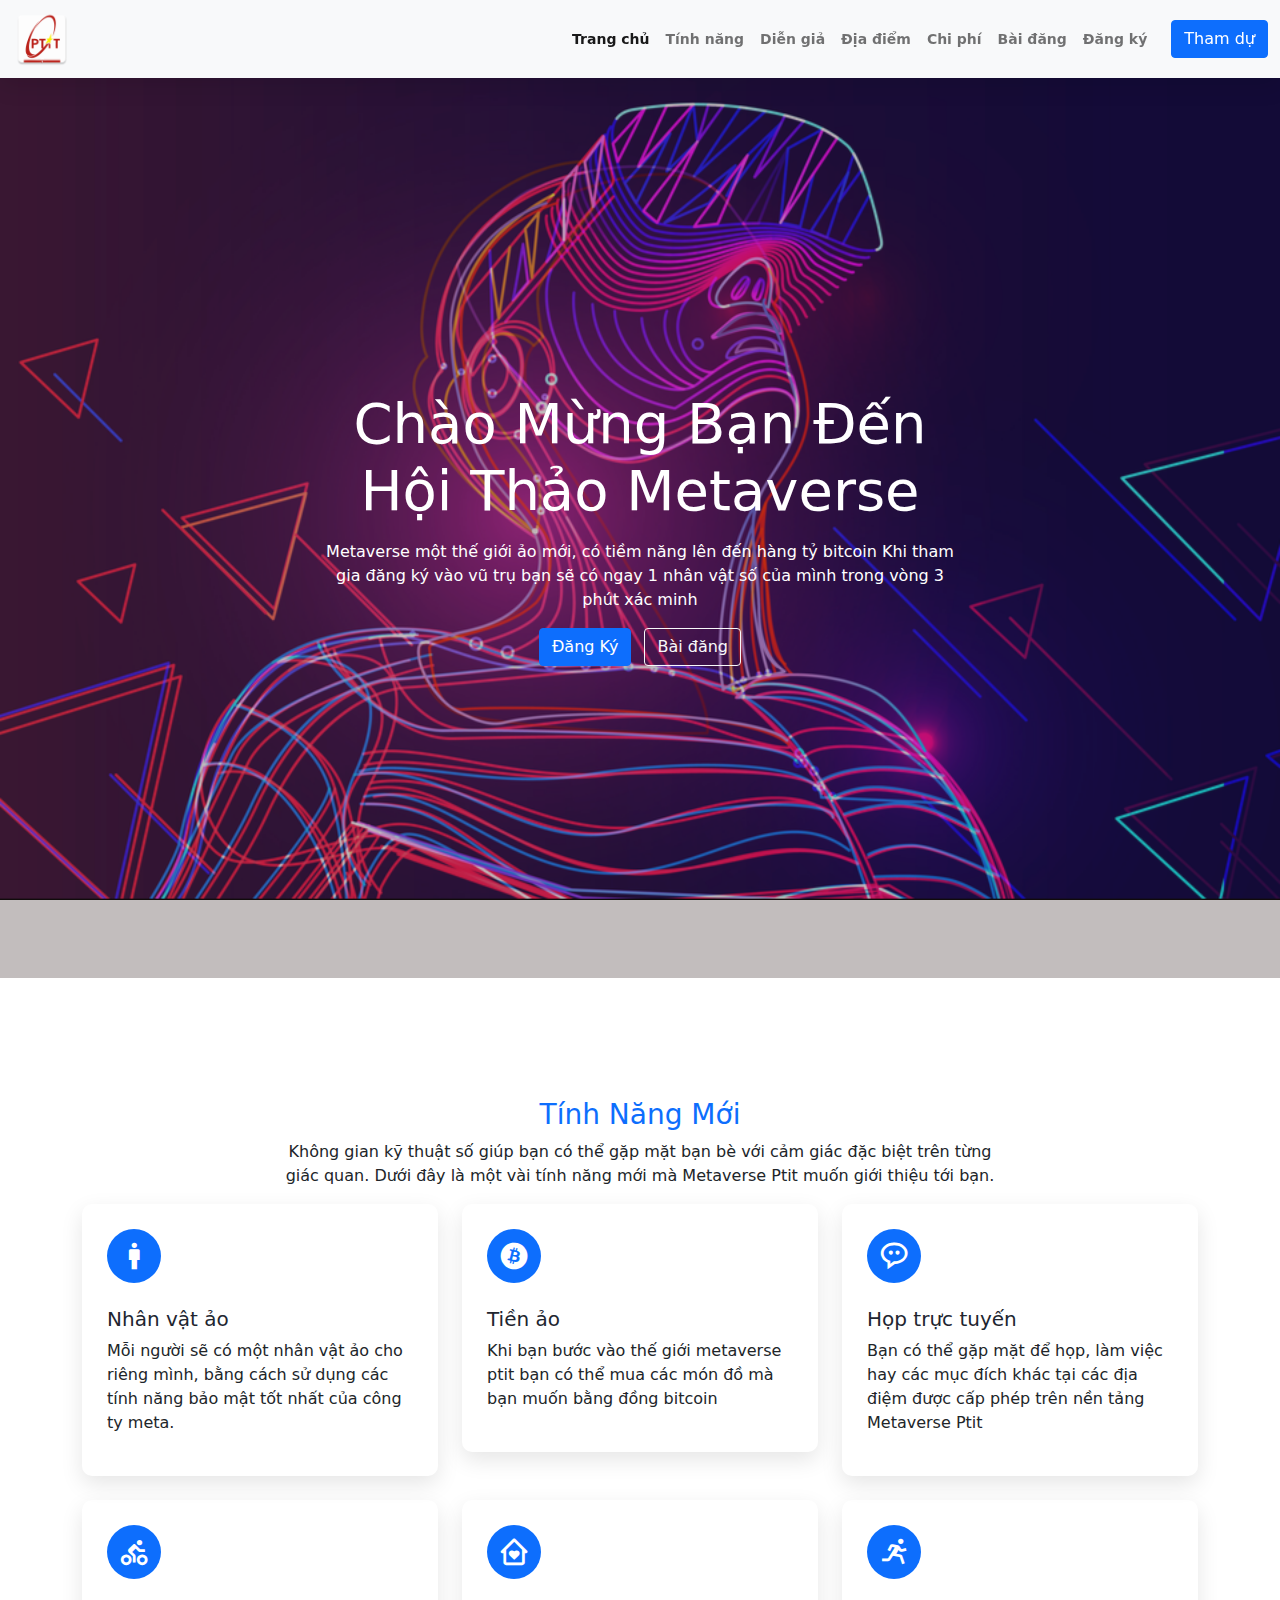
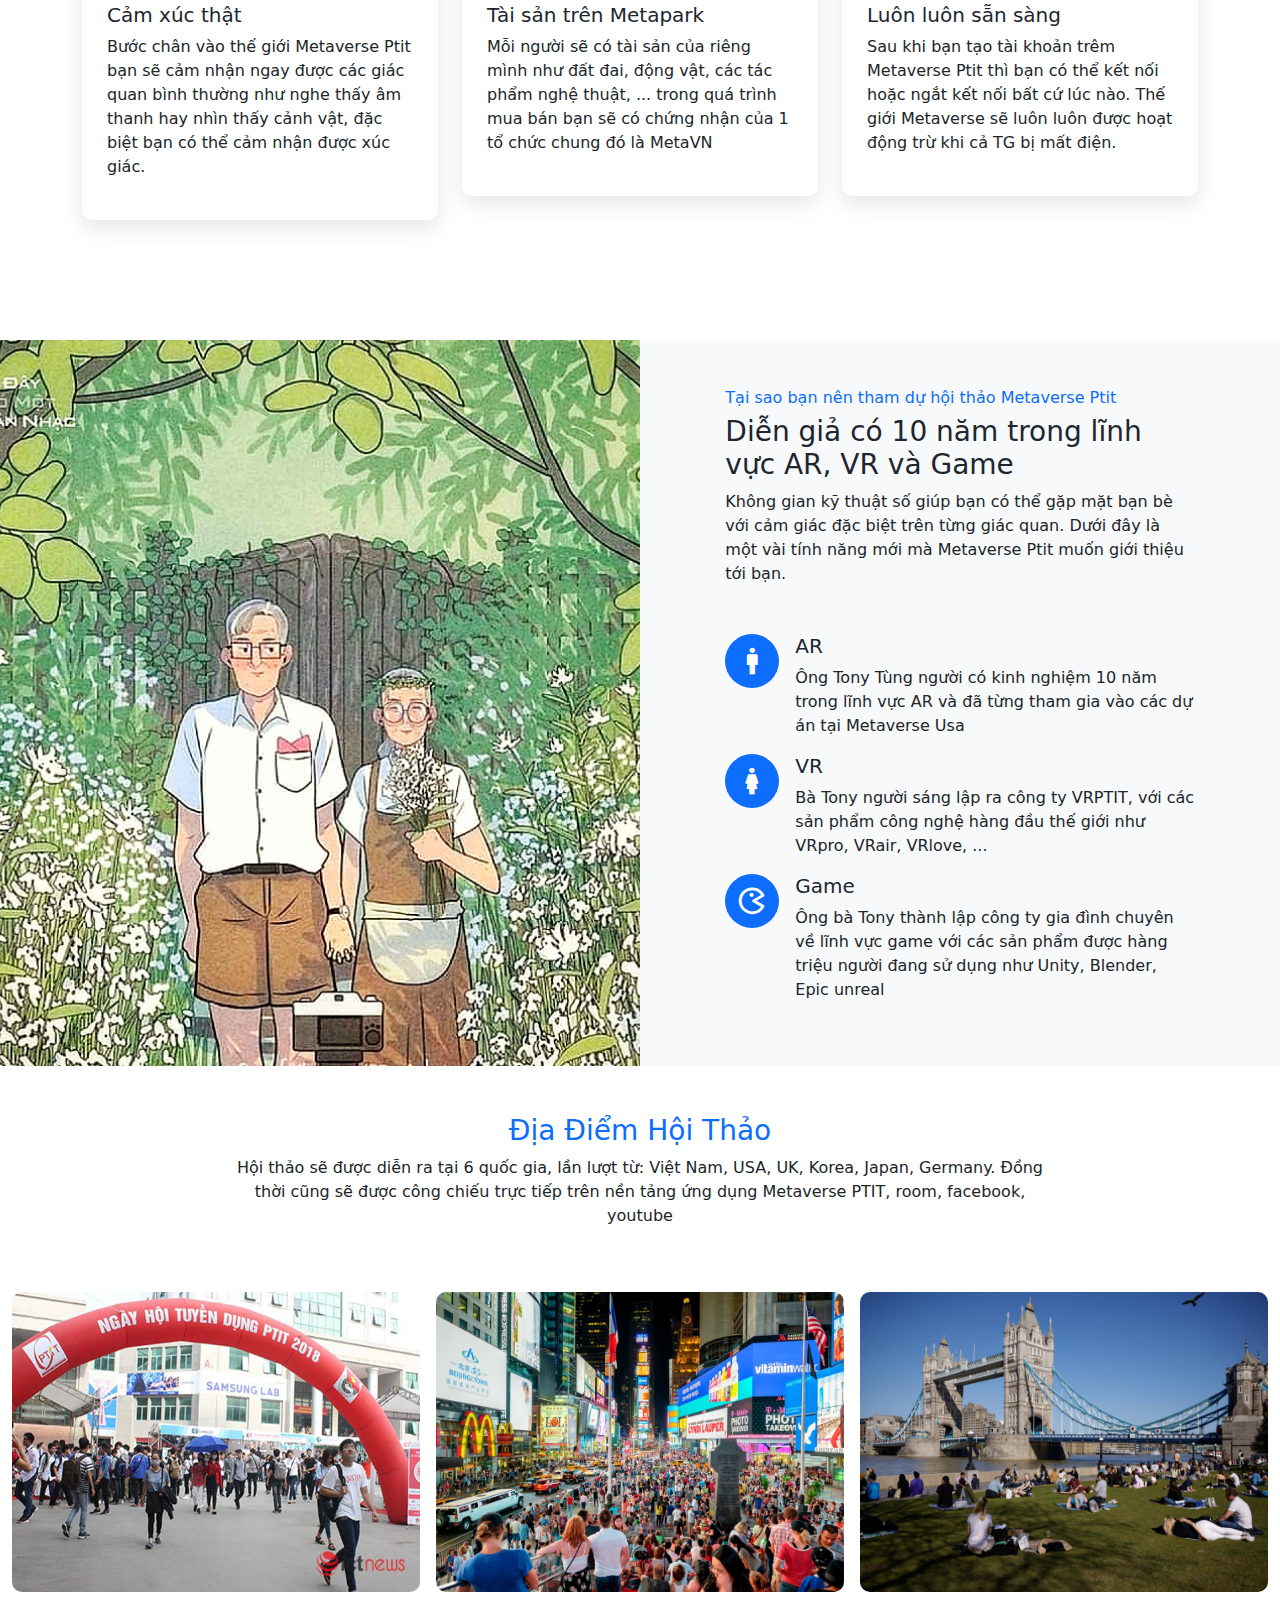
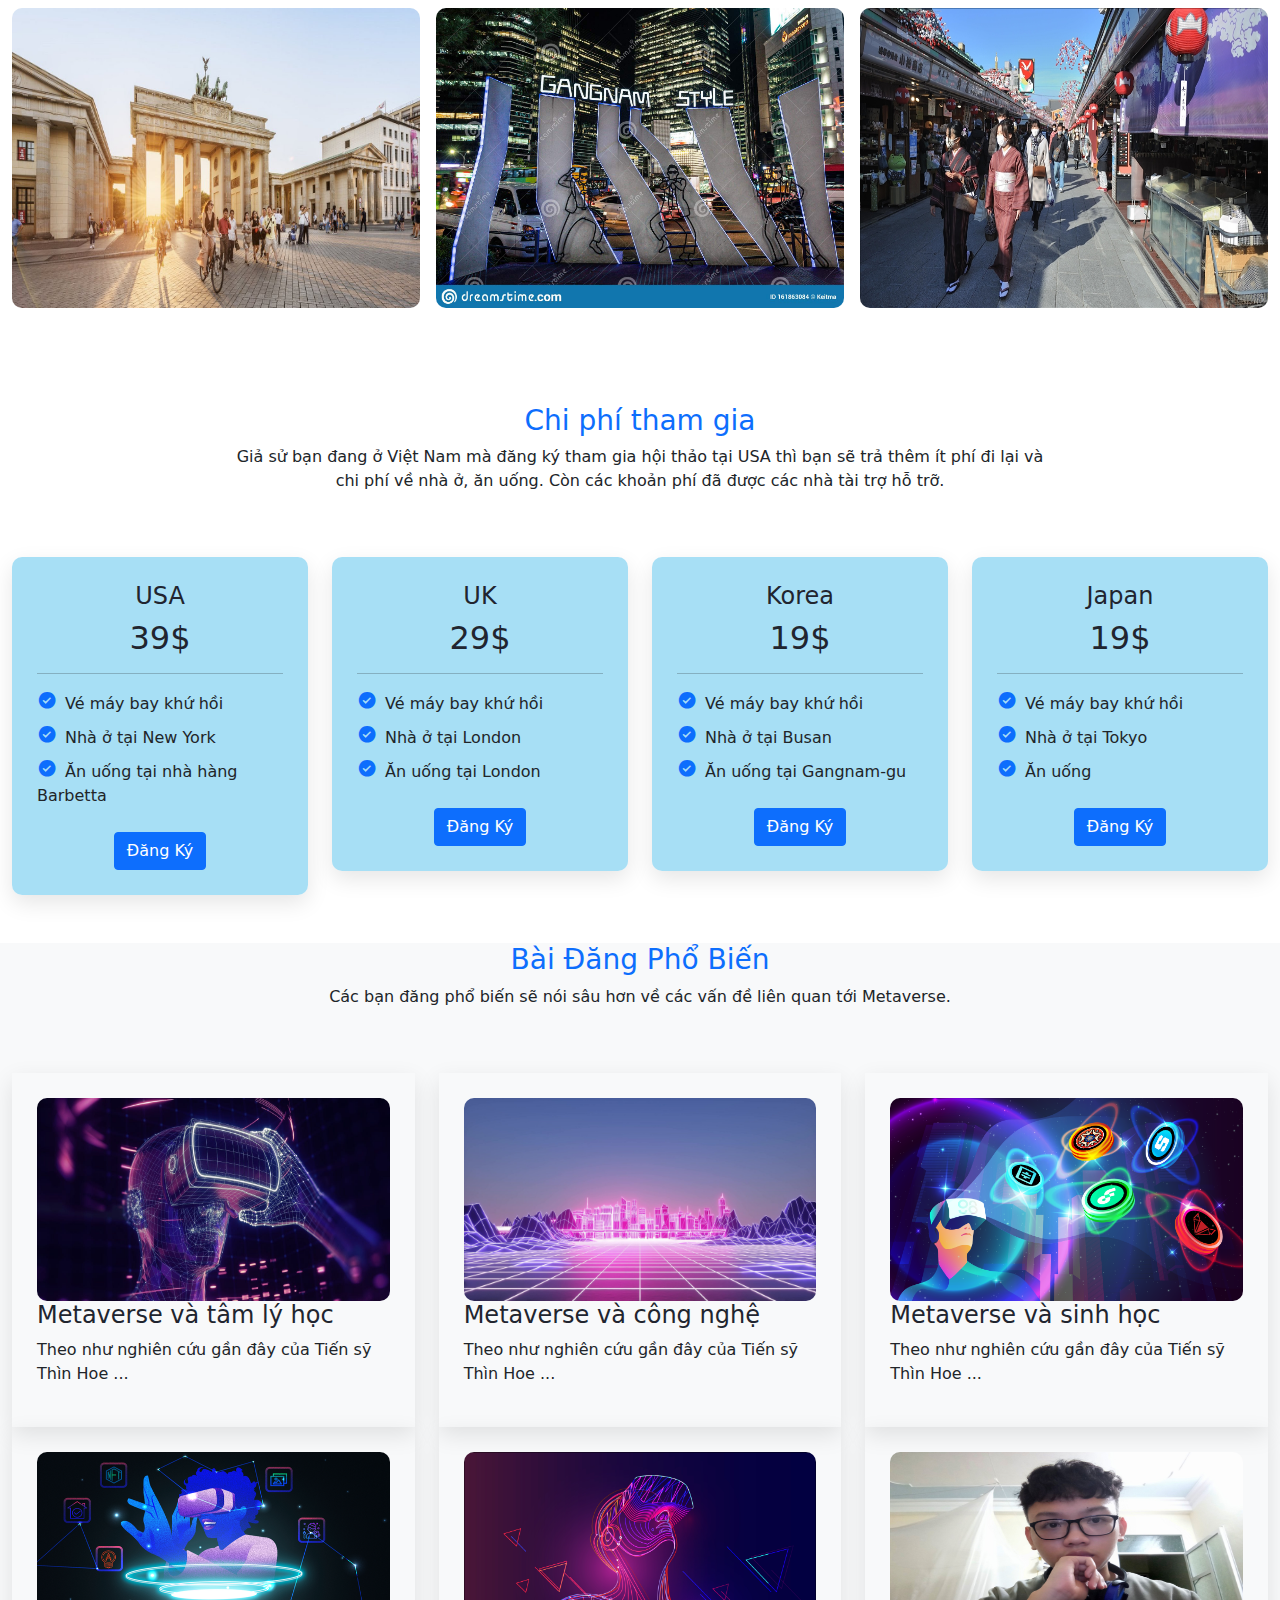
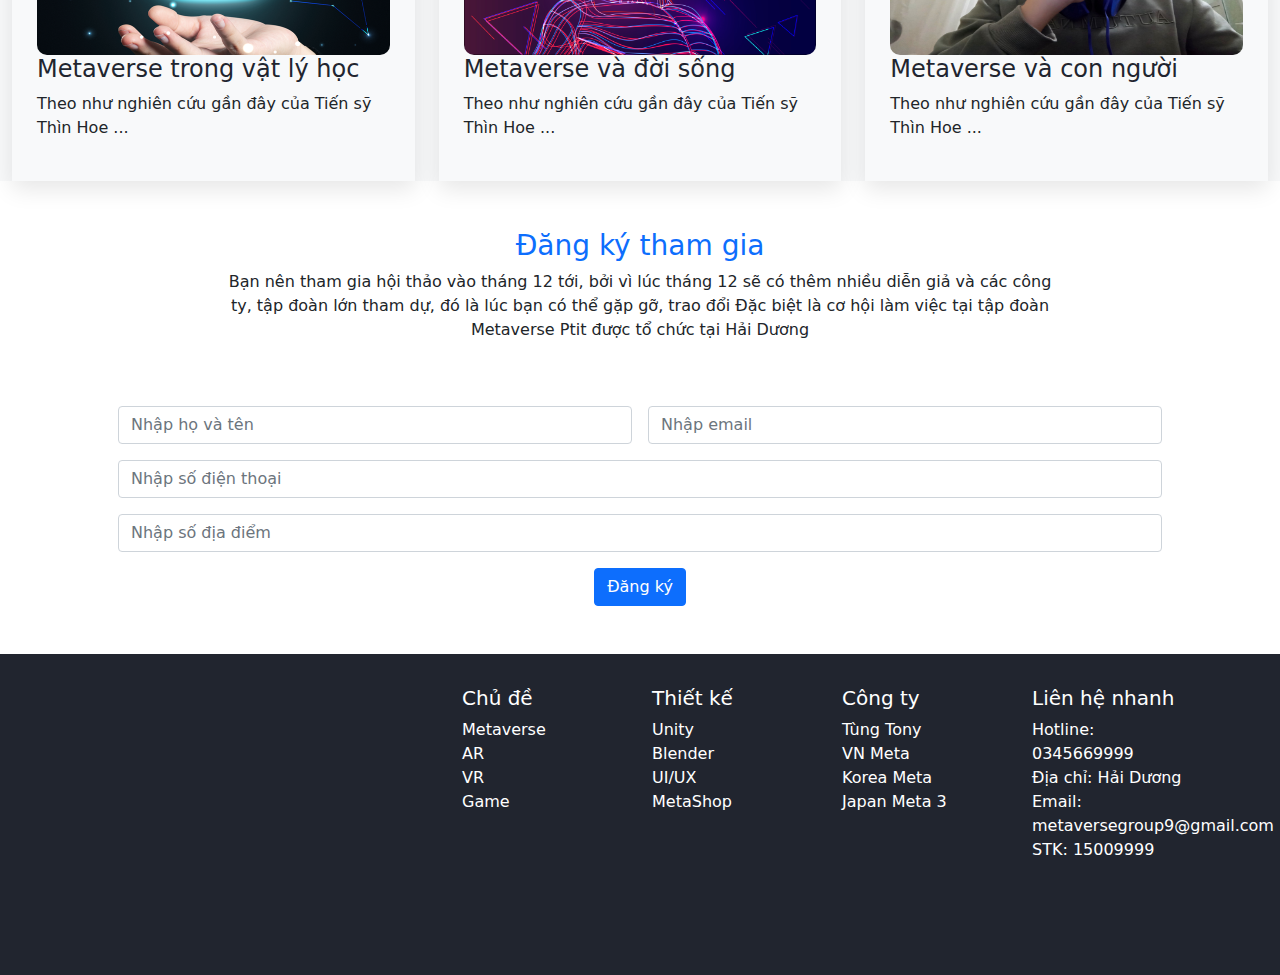
<file: index.html>
<!doctype html>
<html lang="en">

<head>
    <!-- Required meta tags -->
    <meta charset="utf-8">
    <meta name="viewport" content="width=device-width, initial-scale=1">

    <!-- Bootstrap CSS -->
    <link href="https://cdn.jsdelivr.net/npm/bootstrap@5.1.3/dist/css/bootstrap.min.css" rel="stylesheet"
        integrity="sha384-1BmE4kWBq78iYhFldvKuhfTAU6auU8tT94WrHftjDbrCEXSU1oBoqyl2QvZ6jIW3" crossorigin="anonymous">


    <link rel="stylesheet" href="src/css/style.css">
    <link rel="stylesheet" href="src/css/bootstrap.min.css">
    <link href='https://unpkg.com/boxicons@2.0.9/css/boxicons.min.css' rel='stylesheet'>
    <title>Metaverse Ptit</title>
</head>

<body>

    <!-- NavBar -->
    <nav class="navbar navbar-expand-lg navbar-light bg-light py-1 sticky-top">
        <div class="container-fluid">
            <a class="navbar-brand" href="#">
                <img class="logo" src="src/img/logo1.png" alt="logo" style="height: 60px;">
            </a>

            <button class="navbar-toggler" type="button" data-bs-toggle="collapse" data-bs-target="#navbarNav"
                aria-controls="navbarNav" aria-expanded="false" aria-label="Toggle navigation">
                <span class="navbar-toggler-icon"></span>
            </button>
            <div class="collapse navbar-collapse py-3" id="navbarNav">
                <ul class="navbar-nav ms-auto">
                    <li class="nav-item">
                        <a class="nav-link active" aria-current="page" href="#trangchu">Trang chủ</a>
                    </li>
                    <li class="nav-item">
                        <a class="nav-link" href="#tinhnang">Tính năng</a>
                    </li>
                    <li class="nav-item">
                        <a class="nav-link" href="#diengia">Diễn giả</a>
                    </li>
                    <li class="nav-item">
                        <a class="nav-link" href="#diadiem">Địa điểm</a>
                    </li>
                    <li class="nav-item">
                        <a class="nav-link" href="#chiphi">Chi phí</a>
                    </li>
                    <li class="nav-item">
                        <a class="nav-link" href="#baidang">Bài đăng</a>
                    </li>
                    <li class="nav-item">
                        <a class="nav-link" href="#dangky">Đăng ký</a>
                    </li>
                </ul>
                <button class="btn btn-primary ms-lg-3">Tham dự</button>
            </div>
        </div>
    </nav>
    <!-- End of navBar -->

    <!-- Tieu de giua -->
    <div class="trangchu vh-100 d-flex align-items-center " id="trangchu">
        <div class="container">
            <div class="row">
                <div class="col-lg-7 mx-auto text-center">
                    <h2 class="display-4 text-white">Chào Mừng Bạn Đến Hội Thảo Metaverse</h2>
                    <p class="text-white my-3">Metaverse một thế giới ảo mới, có tiềm năng lên đến hàng tỷ bitcoin
                        Khi tham gia đăng ký vào vũ trụ bạn sẽ có ngay 1 nhân vật số của mình
                        trong vòng 3 phút xác minh
                    </p>
                    <a href="#lienlac" class="btn me-2 btn-primary">Đăng Ký</a>
                    <a href="#baidang" class="btn btn-outline-light">Bài đăng</a>
                </div>
            </div>
        </div>
    </div>
    <!--End of Tieu de giua -->

    <!-- phần section giới thiệu tính năng -->

    <section class="tinhnang" id="tinhnang">
        <div class="container">
            <div class="row">
                <div class="col-md-8 text-center mx-auto">
                    <h3 class="text-primary">Tính Năng Mới</h3>
                    <p>Không gian kỹ thuật số giúp bạn có thể gặp mặt bạn bè
                        với cảm giác đặc biệt trên từng giác quan. Dưới đây là
                        một vài tính năng mới mà Metaverse Ptit muốn giới thiệu
                        tới bạn.
                    </p>
                </div>
            </div>
            <div class="row g-4">
                <div class="col-lg-4 col-sm-6">
                    <div class="service card-effect">
                        <div class="iconbox">
                            <i class='bx bx-male'></i>
                        </div>
                        <h5 class="mt-4 mb-2">Nhân vật ảo</h5>
                        <p>Mỗi người sẽ có một nhân vật ảo cho riêng mình, bằng cách sử dụng
                            các tính năng bảo mật tốt nhất của công ty meta.
                        </p>
                    </div>
                </div>

                <div class="col-lg-4 col-sm-6">
                    <div class="service card-effect">
                        <div class="iconbox">
                            <i class='bx bxl-bitcoin'></i>
                        </div>
                        <h5 class="mt-4 mb-2">Tiền ảo</h5>
                        <p>Khi bạn bước vào thế giới metaverse ptit bạn có thể mua các
                            món đồ mà bạn muốn bằng đồng bitcoin
                        </p>
                    </div>
                </div>

                <div class="col-lg-4 col-sm-6">
                    <div class="service card-effect">
                        <div class="iconbox">
                            <i class='bx bx-message-rounded-dots'></i>
                        </div>
                        <h5 class="mt-4 mb-2">Họp trực tuyến</h5>
                        <p>Bạn có thể gặp mặt để họp, làm việc hay các mục đích khác tại
                            các địa điệm được cấp phép trên nền tảng Metaverse Ptit
                        </p>
                    </div>
                </div>

                <div class="col-lg-4 col-sm-6">
                    <div class="service card-effect">
                        <div class="iconbox">
                            <i class='bx bx-cycling'></i>
                        </div>
                        <h5 class="mt-4 mb-2">Cảm xúc thật</h5>
                        <p>Bước chân vào thế giới Metaverse Ptit bạn sẽ cảm nhận ngay được các giác quan
                            bình thường như nghe thấy âm thanh hay nhìn thấy cảnh vật, đặc biệt bạn có thể cảm nhận được
                            xúc giác.
                        </p>
                    </div>
                </div>
                <div class="col-lg-4 col-sm-6">
                    <div class="service card-effect">
                        <div class="iconbox">
                            <i class='bx bx-home-heart'></i>
                        </div>
                        <h5 class="mt-4 mb-2">Tài sản trên Metapark</h5>
                        <p>Mỗi người sẽ có tài sản của riêng mình như đất đai, động vật, các tác phẩm nghệ thuật, ...
                            trong quá trình mua bán bạn sẽ có chứng nhận của 1 tổ chức chung đó là MetaVN
                        </p>
                    </div>
                </div>
                <div class="col-lg-4 col-sm-6">
                    <div class="service card-effect">
                        <div class="iconbox">
                            <i class='bx bx-run'></i>
                        </div>
                        <h5 class="mt-4 mb-2">Luôn luôn sẵn sàng</h5>
                        <p>Sau khi bạn tạo tài khoản trêm Metaverse Ptit thì bạn có thể
                            kết nối hoặc ngắt kết nối bất cứ lúc nào. Thế giới Metaverse sẽ luôn luôn được hoạt động
                            trừ khi cả TG bị mất điện.
                        </p>
                    </div>
                </div>
            </div>
        </div>
    </section>
    <!-- End of phần section giới thiệu tính năng -->



    <!-- phần diễn giả feature -->
    <section class="row w-100 bg-light py-0" id="diengia" style="margin-left: 0.01px;">
        <div class="col-lg-6 col-img"> 
            <!-- Ảnh -->
        </div>
        <div class="col-lg-6 py-5">
            <div class="container">
                <div class="row">
                    <div class="col-md-10 offset-md-1">
                        <h6 class="text-primary">Tại sao bạn nên tham dự hội thảo Metaverse Ptit</h6>
                        <h3>Diễn giả có 10 năm trong lĩnh vực AR, VR và Game</h3>
                        <p>Không gian kỹ thuật số giúp bạn có thể gặp mặt bạn bè
                            với cảm giác đặc biệt trên từng giác quan. Dưới đây là
                            một vài tính năng mới mà Metaverse Ptit muốn giới thiệu
                            tới bạn.
                        </p>

                        <div class="d-flex mt-5">
                            <div class="iconbox me-3">
                                <i class='bx bx-male'></i>
                            </div>
                            <div>
                                <h5>AR</h5>
                                <p>Ông Tony Tùng người có kinh nghiệm 10 năm trong lĩnh vực AR
                                    và đã từng tham gia vào các dự án tại Metaverse Usa
                                </p>
                            </div>
                        </div>
                        <div class="d-flex">
                            <div class="iconbox me-3">
                                <i class='bx bx-female'></i>
                            </div>
                            <div>
                                <h5>VR</h5>
                                <p>Bà Tony người sáng lập ra công ty VRPTIT, với các sản phẩm công
                                    nghệ hàng đầu thế giới như VRpro, VRair, VRlove, ...
                                </p>
                            </div>
                        </div>
                        <div class="d-flex">
                            <div class="iconbox me-3">
                                <i class='bx bx-game'></i>
                            </div>
                            <div>
                                <h5>Game</h5>
                                <p>Ông bà Tony thành lập công ty gia đình chuyên về lĩnh vực game
                                    với các sản phẩm được hàng triệu người đang sử dụng như
                                    Unity, Blender, Epic unreal
                                </p>
                            </div>
                        </div>

                    </div>
                </div>
            </div>
        </div>
    </section>
    <!-- End of phần diễn giả feature -->


    <!-- phần section location -->

    <section class="py-5" id="diadiem">
        <div class="container-fluid">
            <div class="row mb-5">
                <div class="col-md-8 text-center mx-auto">
                    <h3 class="text-primary">Địa Điểm Hội Thảo</h3>
                    <p>Hội thảo sẽ được diễn ra tại 6 quốc gia, lần lượt từ:
                        Việt Nam, USA, UK, Korea, Japan, Germany. Đồng thời cũng sẽ được
                        công chiếu trực tiếp trên nền tảng ứng dụng Metaverse PTIT, room, facebook, youtube
                    </p>
                </div>
            </div>
            <div class="row g-3">
                <div class="col-lg-4 col-sm-6">
                    <div class="location">
                        <img src="src/img/ptit.jpg" alt="">
                        <div class="overlay">
                            <div>
                                <h4 class="text-white">Việt Nam</h4>
                                <h6 class="text-white">PTIT</h6>
                            </div>
                        </div>
                    </div>
                </div>
                <div class="col-lg-4 col-sm-6">
                    <div class="location">
                        <img src="src/img/usa.jpg" alt="">
                        <div class="overlay">
                            <div>
                                <a target="_blank" href="https://goo.gl/maps/59tbKM7jZsrpE6QY7">
                                    <h4 class="text-white">USA</h4>
                                    <h6 class="text-white">Quảng Trường Thời Đại</h6>
                                </a>
                                
                            </div>
                        </div>
                    </div>
                </div>
                <div class="col-lg-4 col-sm-6">
                    <div class="location">
                        <img src="src/img/uk.jpeg" alt="">
                        <div class="overlay">
                            <div>
                                <a target="_blank" href="https://goo.gl/maps/59tbKM7jZsrpE6QY7">
                                    <h4 class="text-white">UK</h4>
                                    <h6 class="text-white">London</h6>
                                </a>
                                
                            </div>
                        </div>
                    </div>
                </div>
                <div class="col-lg-4 col-sm-6">
                    <div class="location">
                        <img src="src/img/germany.jpg" alt="">
                        <div class="overlay">
                            <div>
                                <a target="_blank" href="https://goo.gl/maps/59tbKM7jZsrpE6QY7">
                                    <h4 class="text-white">Germany</h4>
                                    <h6 class="text-white">Béc-lin</h6>
                                </a>
                                
                            </div>
                        </div>
                    </div>
                </div>
                <div class="col-lg-4 col-sm-6">
                    <div class="location">
                        <img src="src/img/korean.jpg" alt="">
                        <div class="overlay">
                            <div>
                                <a target="_blank" href="https://goo.gl/maps/d927GL6bWN7sjeDf6">
                                    <h4 class="text-white">Korea</h4>
                                    
                                </a>
                                <h6 class="text-white">Gangnam</h6>
                            </div>
                        </div>
                    </div>
                </div>
                <div class="col-lg-4 col-sm-6">
                    <div class="location">
                        <img src="src/img/japan.jpg" alt="">
                        <div class="overlay">
                            <div>
                                <h4 class="text-white">Japan</h4>
                                <h6 class="text-white">Tokyo</h6>
                            </div>
                        </div>
                    </div>
                </div>
                
            </div>

        </div>
    </section>
    <!-- End of phần section location -->

    <!-- phần section chi phi -->

    <section class="py-5" id="chiphi">
        <div class="container-fluid">
            <div class="row mb-5">
                <div class="col-md-8 text-center mx-auto">
                    <h3 class="text-primary">Chi phí tham gia</h3>
                    <p>
                        Giả sử bạn đang ở Việt Nam mà đăng ký tham gia hội
                        thảo tại USA thì bạn sẽ trả thêm ít phí đi lại và chi phí
                        về nhà ở, ăn uống. Còn các khoản phí đã được các nhà tài trợ hỗ trỡ.
                    </p>
                </div>
            </div>
            <div class="row">
                <div class="col-lg-3 col-sm-6">
                    <div class="pricing card-effect" style="
                        background-color: rgba(145, 215, 243, 0.795);border-radius: 10px; ">
                        <h4 class=" text-center">USA</h4>
                        <h2 class=" text-center">39$</h2>
                        <hr>
                        <ul class="list-unstyled mb-4">
                            <li><i class="bx bxs-check-circle me-2"></i>Vé máy bay khứ hồi</li>
                            <li><i class="bx bxs-check-circle me-2"></i>Nhà ở tại New York</li>
                            <li><i class="bx bxs-check-circle me-2"></i>Ăn uống tại nhà hàng Barbetta</li>
                        </ul>
                        <div class="text-center">
                            <a target="_blank"
                                href="dangky.html">
                                <button class="btn btn-primary">Đăng Ký</button>
                            </a>
                        </div>
                    </div>
                </div>

                <div class="col-lg-3 col-sm-6">
                    <div class="pricing card-effect" style="
                        background-color: rgba(145, 215, 243, 0.795);border-radius: 10px; ">
                        <h4 class=" text-center">UK</h4>
                        <h2 class=" text-center">29$</h2>
                        <hr>
                        <ul class="list-unstyled mb-4">
                            <li><i class="bx bxs-check-circle me-2"></i>Vé máy bay khứ hồi</li>
                            <li><i class="bx bxs-check-circle me-2"></i>Nhà ở tại London</li>
                            <li><i class="bx bxs-check-circle me-2"></i>Ăn uống tại London</li>

                        </ul>
                        <div class="text-center">
                            <a target="_blank"
                                href="dangky.html">
                                <button class="btn btn-primary">Đăng Ký</button>
                            </a>
                        </div>
                    </div>
                </div>

                <div class="col-lg-3 col-sm-6">
                    <div class="pricing card-effect" style="
                        background-color: rgba(145, 215, 243, 0.795);border-radius: 10px; ">
                        <h4 class=" text-center">Korea</h4>
                        <h2 class=" text-center">19$</h2>
                        <hr>
                        <ul class="list-unstyled mb-4">
                            <li><i class="bx bxs-check-circle me-2"></i>Vé máy bay khứ hồi</li>
                            <li><i class="bx bxs-check-circle me-2"></i>Nhà ở tại Busan</li>
                            <li><i class="bx bxs-check-circle me-2"></i>Ăn uống tại Gangnam-gu</li>
                        </ul>
                        <div class="text-center">
                            <a target="_blank"
                                href="dangky.html">
                                <button class="btn btn-primary">Đăng Ký</button>
                            </a>
                        </div>
                    </div>
                </div>

                <div class="col-lg-3 col-sm-6">
                    <div class="pricing card-effect" style="
                        background-color: rgba(145, 215, 243, 0.795);border-radius: 10px; ">
                        <h4 class=" text-center">Japan</h4>
                        <h2 class=" text-center">19$</h2>
                        <hr>
                        <ul class="list-unstyled mb-4">
                            <li><i class="bx bxs-check-circle me-2"></i>Vé máy bay khứ hồi</li>
                            <li><i class="bx bxs-check-circle me-2"></i>Nhà ở tại Tokyo</li>
                            <li><i class="bx bxs-check-circle me-2"></i>Ăn uống</li>
                        </ul>
                        <div class="text-center">
                            <a target="_blank"
                                href="dangky.html">
                                <button class="btn btn-primary">Đăng Ký</button>
                            </a>
                        </div>
                    </div>
                </div>

            </div>

        </div>
    </section>
    <!-- End of phần section chi phi -->

    <!-- phần section location -->

    <!-- <section class="py-5" id="taitro"> 
        <div class="container-fluid">
            <div class="row mb-5">
                <div class="col-md-8 text-center mx-auto">
                    <h4 class="text-primary">Nhà Tài Trợ</h4>
                    <p>
                        Nhà tài trợ đến từ các quốc gia trên thế giới sẽ hỗ trợ 
                        hội thảo về chi phí và sau hội thảo thì sẽ cùng hợp tác với Metaverse Ptit.
                        Đặc biệt hơn các nhà tài trợ cũng đang tìm kiếm tài năng trong lĩnh vực Metaverse.
                    </p>
                </div>
            </div>
            <div class="row">
                <div class="col-lg-3 col-sm-6">
                    <div class="donate card-effect">
                        <img src="src/img/thin.jpg" alt="">
                        <h5>Thìn Hoe</h5>
                        <p>Chủ Tịch Tập Đoàn Phoenix</p>
                        
                        <div class="social-icons">
                            <a href=""><i class='bx bxl-facebook-circle'></i></a>
                            <a href=""><i class='bx bxl-linkedin-square'></i></a>
                            <a href=""><i class='bx bxl-slack' ></i></a>
                        </div>
                    </div>
                    
                </div>
            </div>
        </div>
    </section> -->

    <!-- phần section Bài đăng-->

    <section class="bg-light" id="baidang">
        <div class="container-fluid">
            <div class="row mb-5" >
                <div class="col-md-8 text-center mx-auto">
                    <h3 class="text-primary">Bài Đăng Phổ Biến</h3>
                    <p>
                        Các bạn đăng phổ biến sẽ nói sâu hơn
                        về các vấn đề liên quan tới Metaverse.
                    </p>
                </div>
            </div>
            <div class="row">
                <div class="col-md-4 col-sm-6">
                    <div class="blog-post card-effect">
                        <img src="src/img/bg.jpg" alt="">
                        <a target="_blank" href="baidang.html">
                            <h4>Metaverse và tâm lý học</h4>
                        </a>
                        
                        <p>Theo như nghiên cứu gần đây của Tiến sỹ Thìn Hoe ...</p>
                    </div>
                </div>
                <div class="col-md-4 col-sm-6">
                    <div class="blog-post card-effect">
                        <img src="src/img/bg1.jpg" alt="">
                        <a  target="_blank"  href="https://cafef.vn/tien-si-ai-database-tu-dinh-gia-ban-than-4-trieu-usd-di-goi-von-lap-nen-chuoi-ban-le-me-va-be-lon-nhat-viet-nam-dang-huong-den-cot-moc-doanh-thu-1-ty-usd-20211113224854122.chn?fbclid=IwAR0NaxH8M5TwX0TpZ1GztNjzzPkk2QZ_JMbSiiDvzr3aep3fybbS5AVv8go">
                            <h4>Metaverse và công nghệ</h4> 
                        </a>
                        
                        <p>Theo như nghiên cứu gần đây của Tiến sỹ Thìn Hoe ...</p>
                    </div>
                </div>
                <div class="col-md-4 col-sm-6">
                    <div class="blog-post card-effect">
                        <img src="src/img/bg2.jfif" alt="">
                        <a href="https://www.facebook.com/nguoithanhdat.24h/posts/2523988077895097"></a>
                        <h4>Metaverse và sinh học</h4>
                        <p>Theo như nghiên cứu gần đây của Tiến sỹ Thìn Hoe ...</p>
                    </div>
                </div>
                <div class="col-md-4 col-sm-6">
                    <div class="blog-post card-effect">
                        <img src="src/img/bg3.png" alt="">
                        <h4>Metaverse trong vật lý học</h4>
                        <p>Theo như nghiên cứu gần đây của Tiến sỹ Thìn Hoe ...</p>
                    </div>
                </div>
                <div class="col-md-4 col-sm-6">
                    <div class="blog-post card-effect">
                        <img src="src/img/bg5.png" alt="">
                        <h4>Metaverse và đời sống</h4>
                        <p>Theo như nghiên cứu gần đây của Tiến sỹ Thìn Hoe ...</p>
                    </div>
                </div>
                <div class="col-md-4 col-sm-6">
                    <div class="blog-post card-effect">
                        <img src="src/img/thin.jpg" alt="">
                        <h4>Metaverse và con người</h4>
                        <p>Theo như nghiên cứu gần đây của Tiến sỹ Thìn Hoe ...</p>
                    </div>
                </div>

            </div>
        </div>
    </section>
    <!-- End of phần section Bài đăng -->

    <!-- phần section Đăng ký  -->
    <section class="py-5" id="dangky">
        <div class="container-fluid">
            <div class="row mb-5">
                <div class="col-md-8 text-center mx-auto">
                    <h3 class="text-primary">Đăng ký tham gia</h3>
                    <p>
                        Bạn nên tham gia hội thảo vào tháng 12 tới, bởi vì lúc tháng 12 sẽ có thêm
                        nhiều diễn giả và các công ty, tập đoàn lớn tham dự, đó là lúc bạn có thể gặp gỡ, trao đổi
                        Đặc biệt là cơ hội làm việc tại tập đoàn Metaverse Ptit được tổ chức tại Hải Dương
                    </p>
                </div>
            </div>
            <!-- <div class="row g-3 justify-content-center"> -->
                <form action="dangky.php" method="post" class="row g-3 justify-content-center">

                    <div class="col-md-5">
                        <input type="text" class="form-control" id="hovaten" name="hovaten" placeholder="Nhập họ và tên">
                    </div>
                    <div class="col-md-5">
                        <input type="text" class="form-control" id="email" name="email" placeholder="Nhập email">
                    </div>
                    <div class="col-md-10">
                        <input type="text" class="form-control" id="sodienthoai" name="sodienthoai" placeholder="Nhập số điện thoại">
                    </div>
                    <div class="col-md-10">
                        <input type="text" class="form-control" id="diadiem" name="diadiem" placeholder="Nhập số địa điểm">
                    </div>

                    
                    <div class="col-md-10 text-center">
                        <button class="btn btn-primary" type="submit">Đăng ký</button>
                    </div>

                </form>
            <!-- </div> -->
        </div>
    </section>
    <!-- End of phần section Đăng ký -->

    <div class="footer-top">
        <div class="container">
            <div class="row">
                <div class="col-md-4">
                    <iframe src="https://www.google.com/maps/embed?pb=!1m18!1m12!1m3!1d29824.797205583818!2d106.27875554303101!3d20.86803331015724!2m3!1f0!2f0!3f0!3m2!1i1024!2i768!4f13.1!3m3!1m2!1s0x3135908009d1d241%3A0xdfdfaf54d504b79c!2zdHQuIEdpYSBM4buZYywgVHAuIEjhuqNpIETGsMahbmcsIEjhuqNpIETGsMahbmcsIFZp4buHdCBOYW0!5e0!3m2!1svi!2s!4v1636453227239!5m2!1svi!2s" 
                    width="300" height="250" style="border:0; border-radius: 10px;" allowfullscreen="" loading="lazy"
                    
                    ></iframe>
                </div>
                <div class="col-md-2">
                    <h5>Chủ đề</h5>
                    <ul class="list-unstyled">
                        <li><a href="#">Metaverse</a></li>
                        <li><a href="">AR</a></li>
                        <li><a href="">VR</a></li>
                        <li><a href="">Game</a></li>
                    </ul>
                </div>
                <div class="col-md-2">
                    <h5>Thiết kế</h5>
                    <ul class="list-unstyled">
                        <li><a href="">Unity</a></li>
                        <li><a href="">Blender</a></li>
                        <li><a href="">UI/UX</a></li>
                        <li><a href="">MetaShop</a></li>
                    </ul>
                </div>
                <div class="col-md-2">
                    <h5>Công ty</h5>
                    <ul class="list-unstyled">
                        <li><a href="">Tùng Tony</a></li>
                        <li><a href="">VN Meta</a></li>
                        <li><a href="">Korea Meta</a></li>
                        <li><a href="">Japan Meta 3</a></li>
                    </ul>
                </div>
                <div class="col-md-2">
                    <h5>Liên hệ nhanh</h5>
                    <ul class="list-unstyled">
                        <li><a href="">Hotline: 0345669999</a></li>
                        <li><a href="">Địa chỉ: Hải Dương</a></li>
                        <li><a href="">Email: metaversegroup9@gmail.com</a></li>
                        <li><a href="">STK: 15009999</a></li>
                    </ul>
                </div>
            </div>
        </div>
    </div>

    <!-- nhắn tin tawk.to -->
    <!--Start of Tawk.to Script-->
    <script type="text/javascript">
        var Tawk_API = Tawk_API || {}, Tawk_LoadStart = new Date();
        (function () {
            var s1 = document.createElement("script"), s0 = document.getElementsByTagName("script")[0];
            s1.async = true;
            s1.src = 'https://embed.tawk.to/612a5e6fd6e7610a49b276aa/1fe6o1pfh';
            s1.charset = 'UTF-8';
            s1.setAttribute('crossorigin', '*');
            s0.parentNode.insertBefore(s1, s0);
        })();
    </script>
    <!--End of Tawk.to Script-->


    <!-- Optional JavaScript; choose one of the two! -->

    <!-- Option 1: Bootstrap Bundle with Popper -->
    <script src="https://cdn.jsdelivr.net/npm/bootstrap@5.1.3/dist/js/bootstrap.bundle.min.js"
        integrity="sha384-ka7Sk0Gln4gmtz2MlQnikT1wXgYsOg+OMhuP+IlRH9sENBO0LRn5q+8nbTov4+1p"
        crossorigin="anonymous"></script>

</body>

</html>
</file>
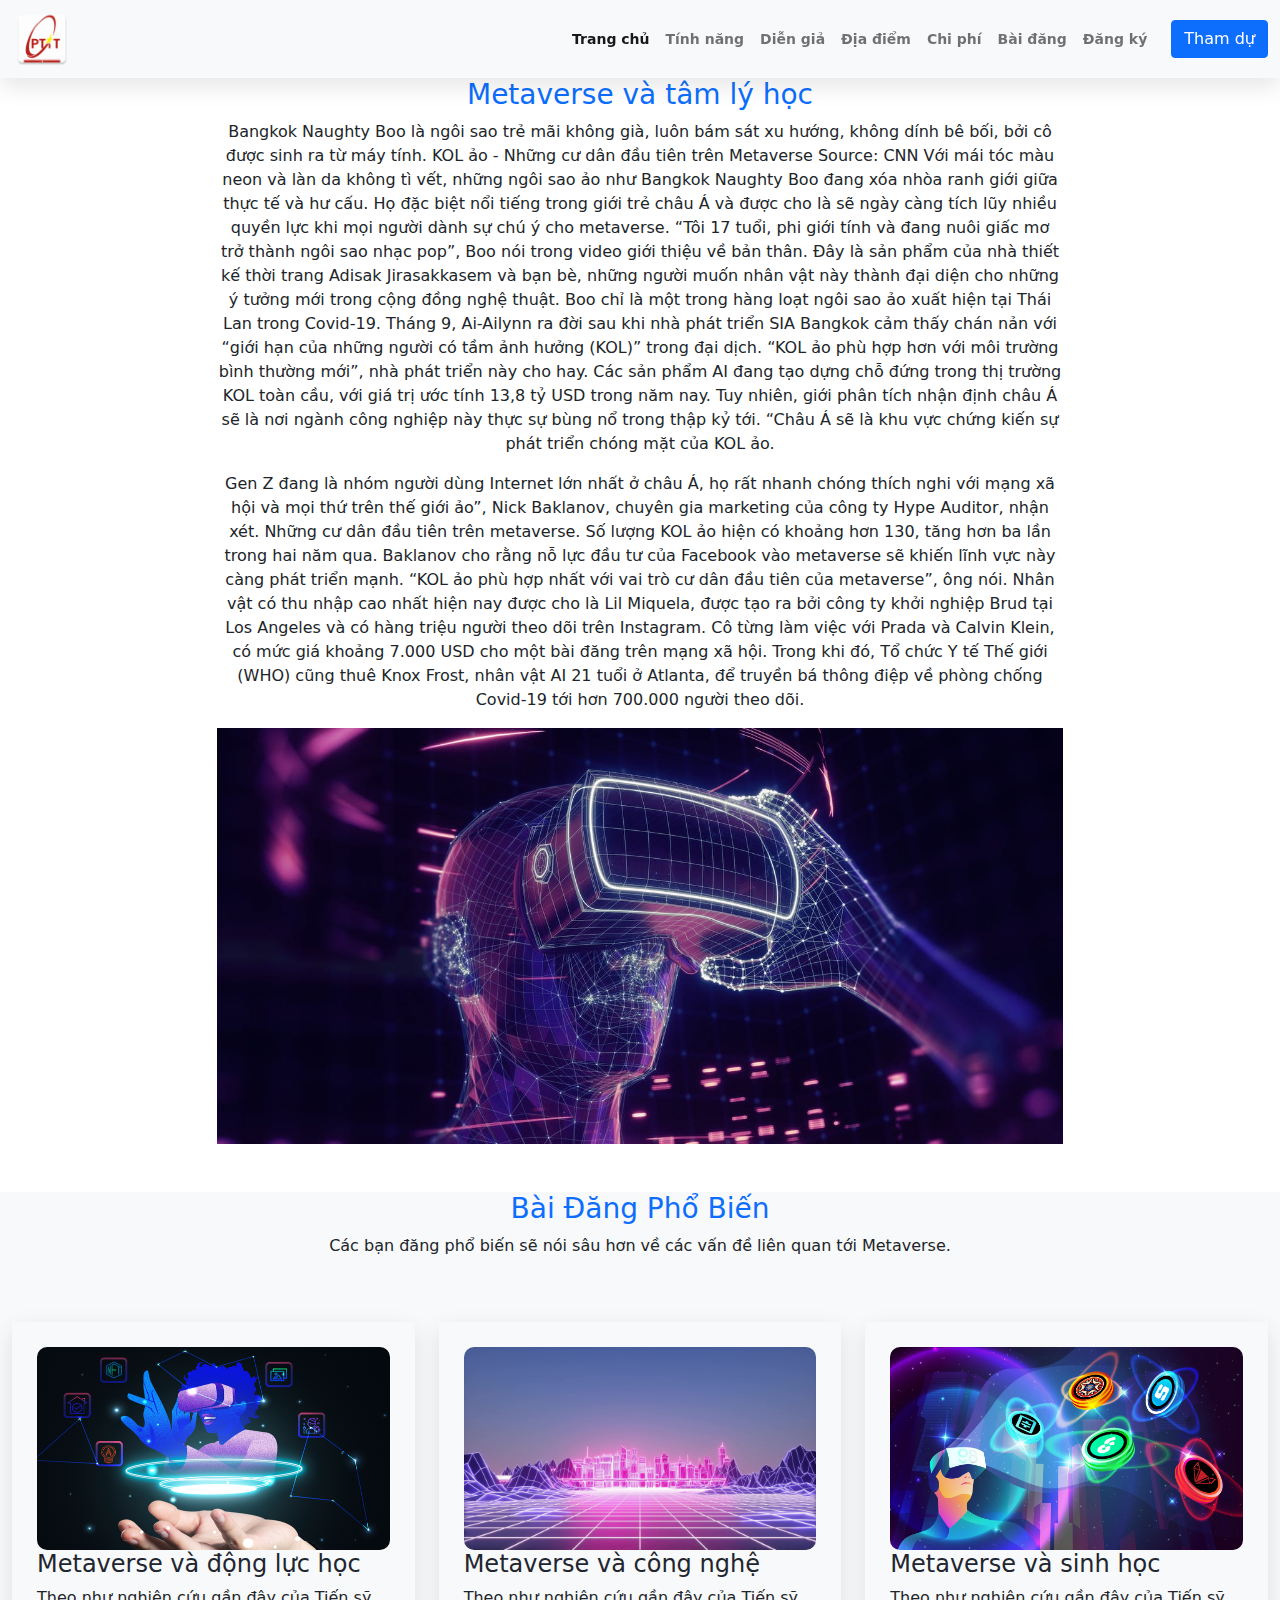
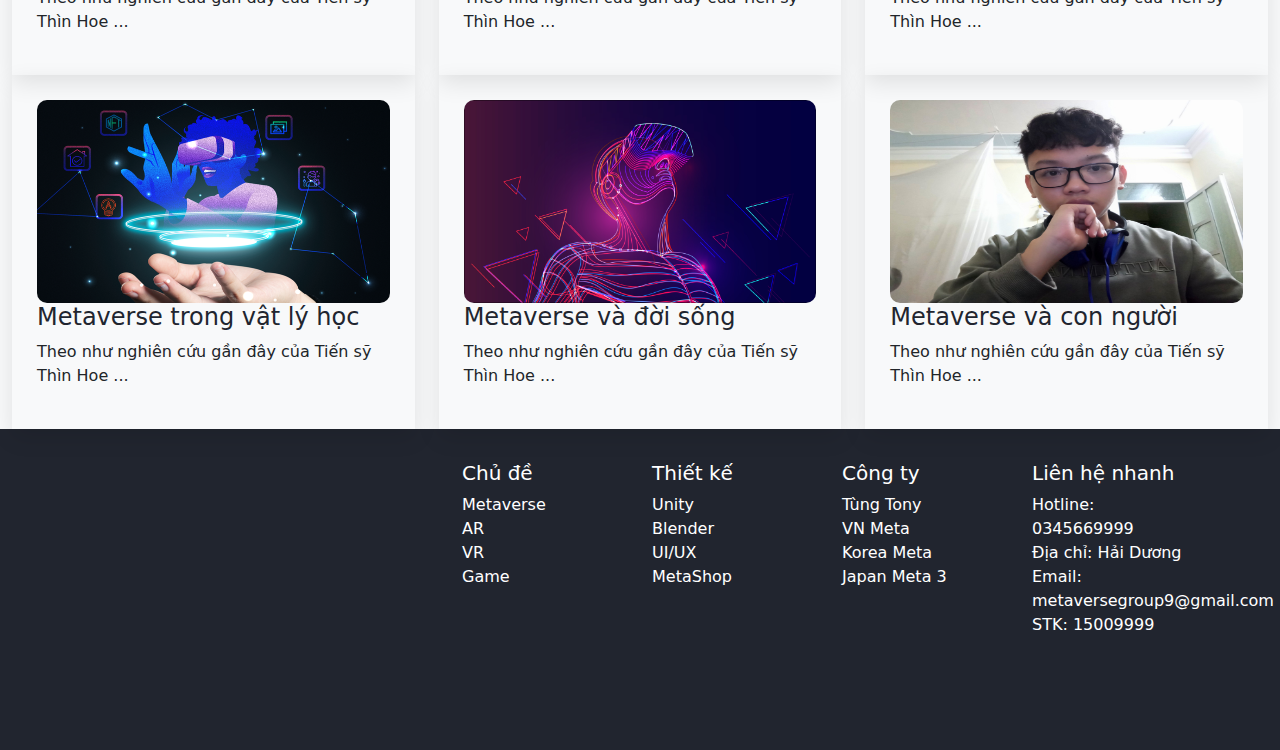
<file: baidang.html>
<!doctype html>
<html lang="en">

<head>
    <!-- Required meta tags -->
    <meta charset="utf-8">
    <meta name="viewport" content="width=device-width, initial-scale=1">

    <!-- Bootstrap CSS -->
    <link href="https://cdn.jsdelivr.net/npm/bootstrap@5.1.3/dist/css/bootstrap.min.css" rel="stylesheet"
        integrity="sha384-1BmE4kWBq78iYhFldvKuhfTAU6auU8tT94WrHftjDbrCEXSU1oBoqyl2QvZ6jIW3" crossorigin="anonymous">


    <link rel="stylesheet" href="src/css/style.css">
    <link rel="stylesheet" href="src/css/bootstrap.min.css">
    <link href='https://unpkg.com/boxicons@2.0.9/css/boxicons.min.css' rel='stylesheet'>
    <title>Metaverse Ptit</title>
</head>

<body>

    <!-- NavBar -->
    <nav class="navbar navbar-expand-lg navbar-light bg-light py-1 sticky-top">
        <div class="container-fluid">
            <a class="navbar-brand" href="#">
                <img class="logo" src="src/img/logo1.png" alt="logo" style="height: 60px;">
            </a>

            <button class="navbar-toggler" type="button" data-bs-toggle="collapse" data-bs-target="#navbarNav"
                aria-controls="navbarNav" aria-expanded="false" aria-label="Toggle navigation">
                <span class="navbar-toggler-icon"></span>
            </button>
            <div class="collapse navbar-collapse py-3" id="navbarNav">
                <ul class="navbar-nav ms-auto">
                    <li class="nav-item">
                        <a class="nav-link active" aria-current="page" href="#trangchu">Trang chủ</a>
                    </li>
                    <li class="nav-item">
                        <a class="nav-link" href="#tinhnang">Tính năng</a>
                    </li>
                    <li class="nav-item">
                        <a class="nav-link" href="#diengia">Diễn giả</a>
                    </li>
                    <li class="nav-item">
                        <a class="nav-link" href="#diadiem">Địa điểm</a>
                    </li>
                    <li class="nav-item">
                        <a class="nav-link" href="#chiphi">Chi phí</a>
                    </li>
                    <li class="nav-item">
                        <a class="nav-link" href="#baidang">Bài đăng</a>
                    </li>
                    <li class="nav-item">
                        <a class="nav-link" href="#dangky">Đăng ký</a>
                    </li>
                </ul>
                <button class="btn btn-primary ms-lg-3">Tham dự</button>
            </div>
        </div>
    </nav>
    <!-- End of navBar -->

<div class="row mb-5">
    <div class="col-md-8 text-center mx-auto">
        <h3 class="text-primary">Metaverse và tâm lý học</h3>

        <p class=""> 
            Bangkok Naughty Boo là ngôi sao trẻ mãi không già, luôn bám sát xu hướng, không dính bê bối, bởi cô được sinh ra từ máy tính.

KOL ảo - Những cư dân đầu tiên trên Metaverse
Source: CNN
Với mái tóc màu neon và làn da không tì vết, những ngôi sao ảo như Bangkok Naughty Boo đang xóa nhòa ranh giới giữa thực tế và hư cấu.

Họ đặc biệt nổi tiếng trong giới trẻ châu Á và được cho là sẽ ngày càng tích lũy nhiều quyền lực khi mọi người dành sự chú ý cho metaverse.

“Tôi 17 tuổi, phi giới tính và đang nuôi giấc mơ trở thành ngôi sao nhạc pop”, Boo nói trong video giới thiệu về bản thân.

Đây là sản phẩm của nhà thiết kế thời trang Adisak Jirasakkasem và bạn bè, những người muốn nhân vật này thành đại diện cho những ý tưởng mới trong cộng đồng nghệ thuật. Boo chỉ là một trong hàng loạt ngôi sao ảo xuất hiện tại Thái Lan trong Covid-19.

Tháng 9, Ai-Ailynn ra đời sau khi nhà phát triển SIA Bangkok cảm thấy chán nản với “giới hạn của những người có tầm ảnh hưởng (KOL)” trong đại dịch. “KOL ảo phù hợp hơn với môi trường bình thường mới”, nhà phát triển này cho hay.

Các sản phẩm AI đang tạo dựng chỗ đứng trong thị trường KOL toàn cầu, với giá trị ước tính 13,8 tỷ USD trong năm nay. Tuy nhiên, giới phân tích nhận định châu Á sẽ là nơi ngành công nghiệp này thực sự bùng nổ trong thập kỷ tới.

“Châu Á sẽ là khu vực chứng kiến sự phát triển chóng mặt của KOL ảo. 
</p>

<p>
Gen Z đang là nhóm người dùng Internet lớn nhất ở châu Á, họ rất nhanh chóng thích nghi với mạng xã hội và mọi thứ trên thế giới ảo”, Nick Baklanov, chuyên gia marketing của công ty Hype Auditor, nhận xét.

Những cư dân đầu tiên trên metaverse.
Số lượng KOL ảo hiện có khoảng hơn 130, tăng hơn ba lần trong hai năm qua. Baklanov cho rằng nỗ lực đầu tư của Facebook vào metaverse sẽ khiến lĩnh vực này càng phát triển mạnh. “KOL ảo phù hợp nhất với vai trò cư dân đầu tiên của metaverse”, ông nói.

Nhân vật có thu nhập cao nhất hiện nay được cho là Lil Miquela, được tạo ra bởi công ty khởi nghiệp Brud tại Los Angeles và có hàng triệu người theo dõi trên Instagram. Cô từng làm việc với Prada và Calvin Klein, có mức giá khoảng 7.000 USD cho một bài đăng trên mạng xã hội.

Trong khi đó, Tổ chức Y tế Thế giới (WHO) cũng thuê Knox Frost, nhân vật AI 21 tuổi ở Atlanta, để truyền bá thông điệp về phòng chống Covid-19 tới hơn 700.000 người theo dõi.
        </p>
        <img src="src/img/bg.jpg" alt="">
    </div>
</div>



    <!-- phần section Bài đăng-->

    <section class="bg-light" id="baidang">
        <div class="container-fluid">
            <div class="row mb-5" >
                <div class="col-md-8 text-center mx-auto">
                    <h3 class="text-primary">Bài Đăng Phổ Biến</h3>
                    <p>
                        Các bạn đăng phổ biến sẽ nói sâu hơn
                        về các vấn đề liên quan tới Metaverse.
                    </p>
                    
                </div>
            </div>
            <div class="row">
                <div class="col-md-4 col-sm-6">
                    <div class="blog-post card-effect">
                        <img src="src/img/bg3.png" alt="">
                        <a target="_blank" href="https://marketingtrips.com/digital/kol-ao-nhung-cu-dan-dau-tien-tren-metaverse/?fbclid=IwAR3e20MYCdIdMNe7SLFqP3QFEx7cG0FC8X7gldfCrZ75BnND_I7mwFHQqSU">
                            <h4>Metaverse và động lực học</h4>
                        </a>
                        
                        <p>Theo như nghiên cứu gần đây của Tiến sỹ Thìn Hoe ...</p>
                    </div>
                </div>
                <div class="col-md-4 col-sm-6">
                    <div class="blog-post card-effect">
                        <img src="src/img/bg1.jpg" alt="">
                        <a  target="_blank"  href="https://cafef.vn/tien-si-ai-database-tu-dinh-gia-ban-than-4-trieu-usd-di-goi-von-lap-nen-chuoi-ban-le-me-va-be-lon-nhat-viet-nam-dang-huong-den-cot-moc-doanh-thu-1-ty-usd-20211113224854122.chn?fbclid=IwAR0NaxH8M5TwX0TpZ1GztNjzzPkk2QZ_JMbSiiDvzr3aep3fybbS5AVv8go">
                            <h4>Metaverse và công nghệ</h4> 
                        </a>
                        
                        <p>Theo như nghiên cứu gần đây của Tiến sỹ Thìn Hoe ...</p>
                    </div>
                </div>
                <div class="col-md-4 col-sm-6">
                    <div class="blog-post card-effect">
                        <img src="src/img/bg2.jfif" alt="">
                        <a href="https://www.facebook.com/nguoithanhdat.24h/posts/2523988077895097"></a>
                        <h4>Metaverse và sinh học</h4>
                        <p>Theo như nghiên cứu gần đây của Tiến sỹ Thìn Hoe ...</p>
                    </div>
                </div>
                <div class="col-md-4 col-sm-6">
                    <div class="blog-post card-effect">
                        <img src="src/img/bg3.png" alt="">
                        <h4>Metaverse trong vật lý học</h4>
                        <p>Theo như nghiên cứu gần đây của Tiến sỹ Thìn Hoe ...</p>
                    </div>
                </div>
                <div class="col-md-4 col-sm-6">
                    <div class="blog-post card-effect">
                        <img src="src/img/bg5.png" alt="">
                        <h4>Metaverse và đời sống</h4>
                        <p>Theo như nghiên cứu gần đây của Tiến sỹ Thìn Hoe ...</p>
                    </div>
                </div>
                <div class="col-md-4 col-sm-6">
                    <div class="blog-post card-effect">
                        <img src="src/img/thin.jpg" alt="">
                        <h4>Metaverse và con người</h4>
                        <p>Theo như nghiên cứu gần đây của Tiến sỹ Thìn Hoe ...</p>
                    </div>
                </div>

            </div>
        </div>
    </section>
    <!-- End of phần section Bài đăng -->


<div class="footer-top">
    <div class="container">
        <div class="row">
            <div class="col-md-4">
                <iframe src="https://www.google.com/maps/embed?pb=!1m18!1m12!1m3!1d29824.797205583818!2d106.27875554303101!3d20.86803331015724!2m3!1f0!2f0!3f0!3m2!1i1024!2i768!4f13.1!3m3!1m2!1s0x3135908009d1d241%3A0xdfdfaf54d504b79c!2zdHQuIEdpYSBM4buZYywgVHAuIEjhuqNpIETGsMahbmcsIEjhuqNpIETGsMahbmcsIFZp4buHdCBOYW0!5e0!3m2!1svi!2s!4v1636453227239!5m2!1svi!2s" 
                width="300" height="250" style="border:0; border-radius: 10px;" allowfullscreen="" loading="lazy"
                
                ></iframe>
            </div>
            <div class="col-md-2">
                <h5>Chủ đề</h5>
                <ul class="list-unstyled">
                    <li><a href="#">Metaverse</a></li>
                    <li><a href="">AR</a></li>
                    <li><a href="">VR</a></li>
                    <li><a href="">Game</a></li>
                </ul>
            </div>
            <div class="col-md-2">
                <h5>Thiết kế</h5>
                <ul class="list-unstyled">
                    <li><a href="">Unity</a></li>
                    <li><a href="">Blender</a></li>
                    <li><a href="">UI/UX</a></li>
                    <li><a href="">MetaShop</a></li>
                </ul>
            </div>
            <div class="col-md-2">
                <h5>Công ty</h5>
                <ul class="list-unstyled">
                    <li><a href="">Tùng Tony</a></li>
                    <li><a href="">VN Meta</a></li>
                    <li><a href="">Korea Meta</a></li>
                    <li><a href="">Japan Meta 3</a></li>
                </ul>
            </div>
            <div class="col-md-2">
                <h5>Liên hệ nhanh</h5>
                <ul class="list-unstyled">
                    <li><a href="">Hotline: 0345669999</a></li>
                    <li><a href="">Địa chỉ: Hải Dương</a></li>
                    <li><a href="">Email: metaversegroup9@gmail.com</a></li>
                    <li><a href="">STK: 15009999</a></li>
                </ul>
            </div>
        </div>
    </div>
</div>

    <!-- nhắn tin tawk.to -->
    <!--Start of Tawk.to Script-->
    <script type="text/javascript">
        var Tawk_API = Tawk_API || {}, Tawk_LoadStart = new Date();
        (function () {
            var s1 = document.createElement("script"), s0 = document.getElementsByTagName("script")[0];
            s1.async = true;
            s1.src = 'https://embed.tawk.to/612a5e6fd6e7610a49b276aa/1fe6o1pfh';
            s1.charset = 'UTF-8';
            s1.setAttribute('crossorigin', '*');
            s0.parentNode.insertBefore(s1, s0);
        })();
    </script>
    <!--End of Tawk.to Script-->


    <!-- Optional JavaScript; choose one of the two! -->

    <!-- Option 1: Bootstrap Bundle with Popper -->
    <script src="https://cdn.jsdelivr.net/npm/bootstrap@5.1.3/dist/js/bootstrap.bundle.min.js"
        integrity="sha384-ka7Sk0Gln4gmtz2MlQnikT1wXgYsOg+OMhuP+IlRH9sENBO0LRn5q+8nbTov4+1p"
        crossorigin="anonymous"></script>

</body>

</html>
</file>
<file: src/css/style.css>
@import url('https://fonts.googleapis.com/css2?family=Roboto:ital,wght@1,700&family=Sora:wght@300;400;500;600;700&display=swap');

:root {
    --primary: #0d6efd;
    --dark: #21252f;
    --body: #888;
    --box-shadow: 0 8px 22px rgba(0,0,0,0.1);
}

body{
    font-family: 'Sora', sans-serif;
    line-height: 1.7;
    color: var(--body);
}

h1, h2, h3, h4, h5, h6 {
    color: var(--dark);
    font-weight: 900;
}

a {
    color: var(--box-shadow);
    text-decoration: none;
}

img {
    width: 100%;
}

.navbar {
    box-shadow: var(--box-shadow);
}

.logo {
    width: 60px;
}

.navbar .nav-link {
    font-size: 14px;
    font-weight: 700;
}
.trangchu {
    background-image: url("../img/bg5.png");
    /* background-size: 1350px; */
    background-attachment: fixed; /* để cho ảnh giữ nguyeeeem khi lướt*/
    background-size: cover;
    background-position: center;
    position: relative;
    z-index: 2; 
    /*để ảnh hiện thị dưới text*/

}
.trangchu::after{
    content: "";
    width: 100%;
    height: 100%;
    position: absolute;
    top: 0;
    left: 0;
    background-color: rgba(54, 36, 36, 0.3); /* chèn màu nền hơi tối*/
    z-index: -1; 
    /* để hiển cho cái nền tối xuống dưới*/
}


/* SECTION */
.tinhnang {
    padding-top: 120px;
    padding-bottom: 120px;
}
/* nội dung của 1 col trong section */
.card-effect {
    box-shadow: var(--box-shadow);
    padding: 25px;
    transition: all 0 0.35s ease;
    
}

.card-effect:hover {
    box-shadow: none; /* bỏ bóng đi */
    transform: translateY(5px); /* kéo cái div xuống dưới theo chiều y 5 px */
    
}
/* end of nội dung của 1 col trong section */

/* icon trong service */
.iconbox {
    width: 54px;
    height: 54px;
    display: flex;
    align-items: center;
    justify-content: center;
    background-color: var(--primary);
    color: white;
    font-size: 32px;
    border-radius: 100px;
    flex: none;
}

/* end of icon trong service */

/* xử lý service lúc bình thường và khi chuột di chuyển qua */
.service {
    position: relative;
    z-index: 2;
    overflow: hidden; /*để khi mà di chuyển qua thì ko bị kéo trôi lên trên*/
    border-radius: 10px;
}

.service::after { 
    content: '';
    position: absolute;
    width: 100%;
    height: 100%;
    top: -100%; /* cho nền xanh nó lên trên đỉnh để tý kéo xuống*/
    left: 0;

    background-color: var(--primary);
    z-index: -1;
    opacity: 0; /* */
    transition: all 0.4s ease;
    border-radius: 10px; /*bo góc vào nhìn cho đỡ phèn*/
}
/* khi di chuyển qua hover sẽ chuyển nền xanh chữ trắng và icon màu cùng ngược lại */
.service:hover h5,
.service:hover p {
    color: white;
}

.service:hover .iconbox {
    background-color: white;
    color: #0d6efd;
    columns: var(--primary);
}
.service:hover::after {
    opacity: 1;
    top: 0;

}
/* end of xử lý service lúc bình thường và khi chuột di chuyển qua */

/* DIỄN GIẢ = feature */

.col-img { /*giống hero lúc bình thường*/
    background-image: url("../img/couple.jpg");
    background-size: cover;
    background-position: center;
    min-height: 500px;
}

/* Khách mời đặc biệt */

.location {
    position: relative;
    overflow: hidden;
    border-radius: 10px;
}

.location .overlay {
    content: '';
    position: absolute; /*để cố định các text trong ảnh thôi*/
    top: 0;
    left: 0;
    width: 100%;
    height: 100%;
    background-color: rgba(21, 20, 51, 0.5);

    padding: 30px;
    opacity: 0;
    display: flex;
    align-items: flex-end;
    transition: all 0.4s ease;
}

.location img {
    height: 300px;
    /* border-radius: 10px; */
    transition: all 0.4s ease;
}
.location:hover .overlay {
    opacity: 1;
}

.location:hover img {
    /* border-radius: 10px; */
    transform: scale(1.1);
}

.location a {
    color: var(--box-shadow);
    text-decoration: none;
}
/*  End of Khách mời đặc biệt */

/* Chi phí */
.pricing i {
    font-size: 20px;
    color: var(--primary);
}
.pricing ul li {
    margin-top: 8px;
    
}
/* End of Chi phí */

/* Nhà tài trơ */

.donate img {
    width: 125px;
    height: 125px;
    border-radius: 100px;
}

/* End of Nhà tài trơ */

/* bài đăng */
.blog-post {
    /* border-radius: 10px; */
}
.blog-post img {
    height: 203px;
    border-radius: 10px;
}
.blog-post a {
    color: black;
    text-decoration: none;
}
/* End of bài đăng */

/* liên lạc */

/* End of liên lạc */

/* footer */
.footer-top {
    background-color: var(--dark);
    padding: 2em;
}

.footer-top a,
.footer-top h5 {
    color: white;
    text-decoration: none;
}
.footer-top a:hover {
    font-size: 18px;
    color: rgba(145, 215, 243, 0.795);
}
/* End of footer */
</file>
